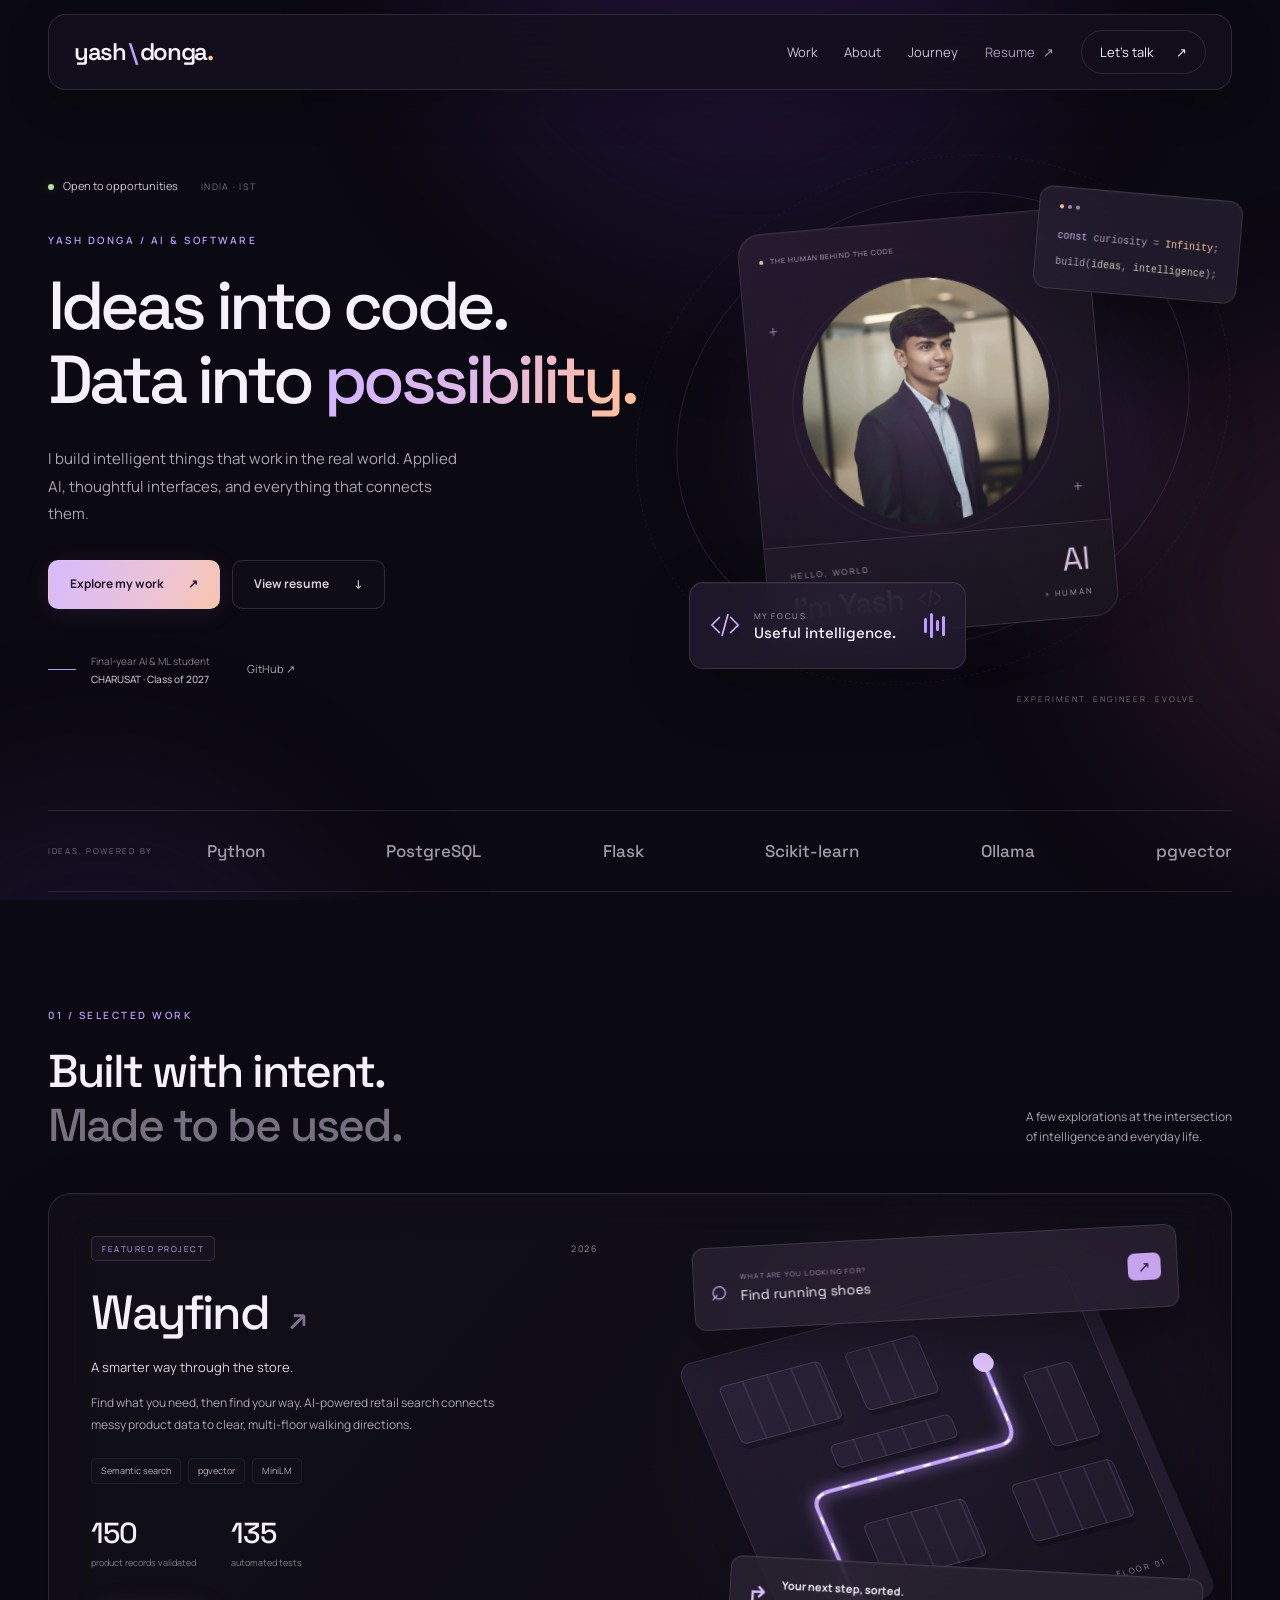
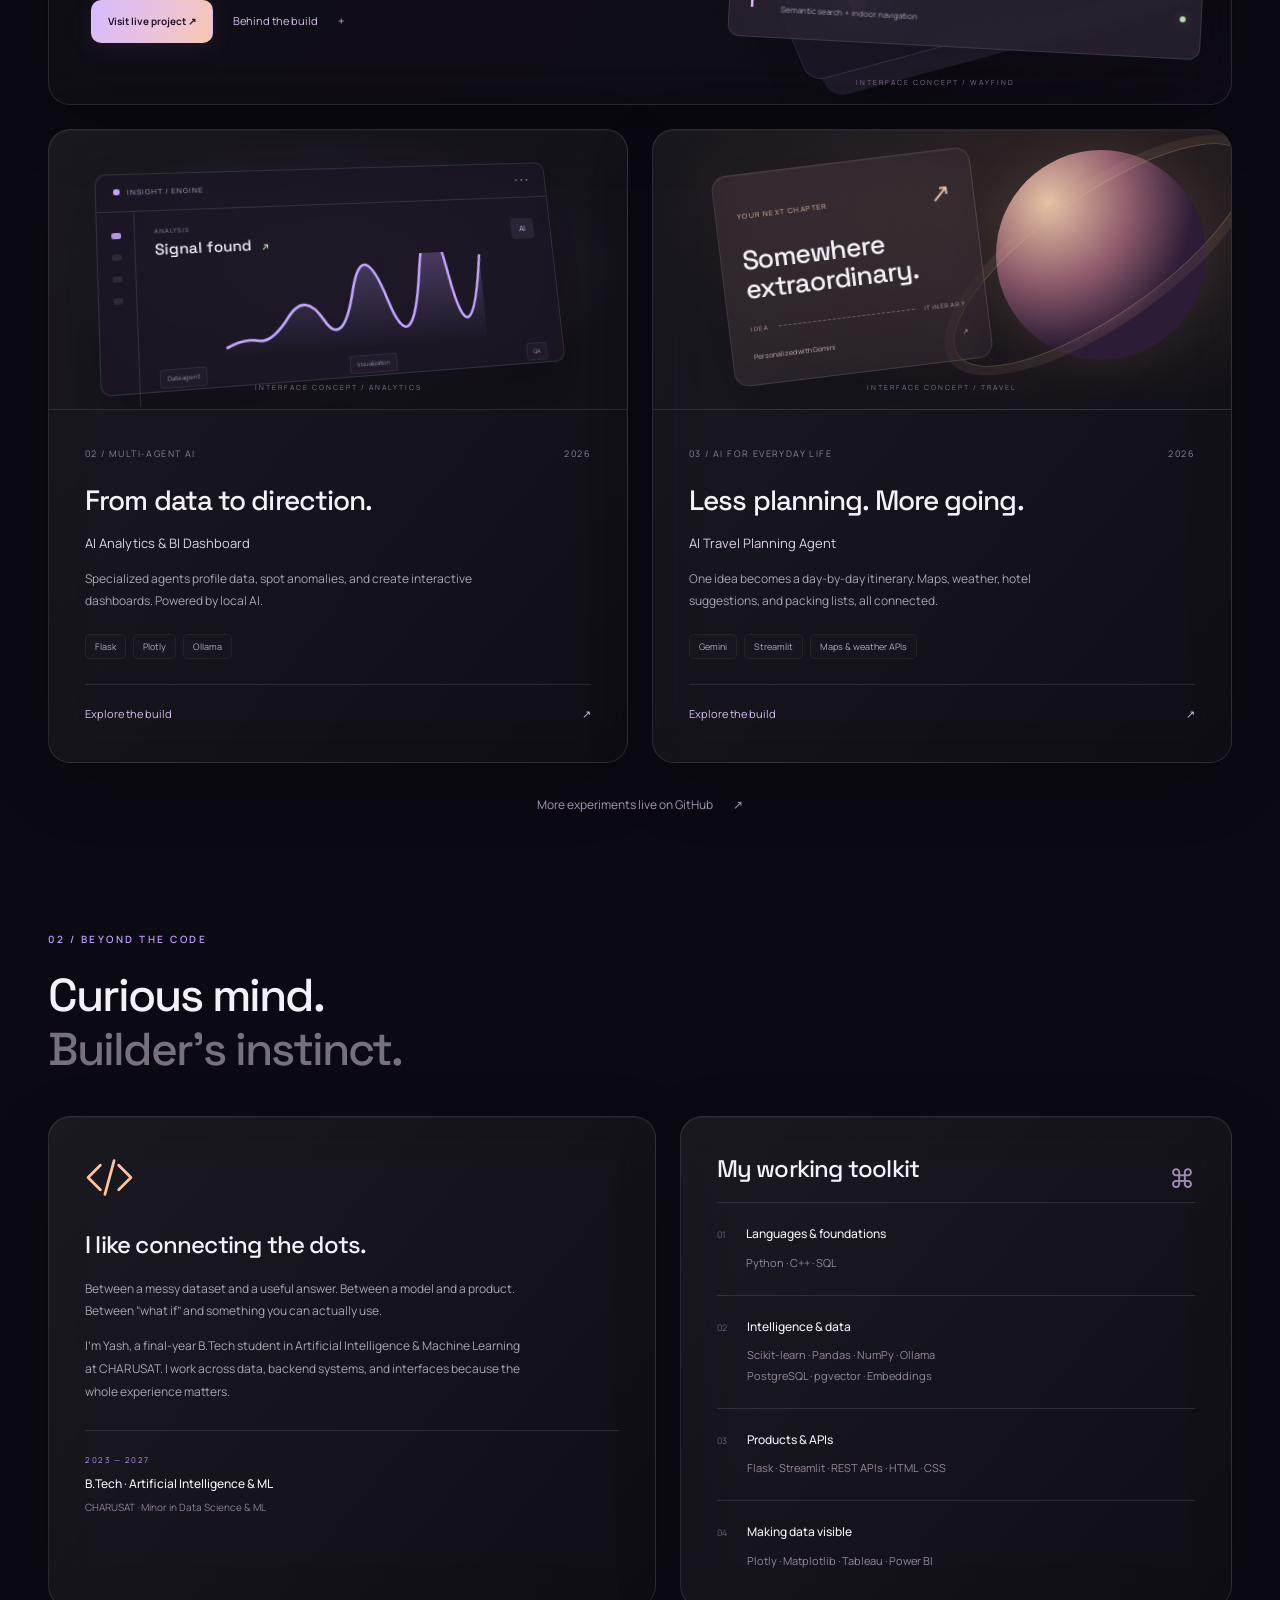
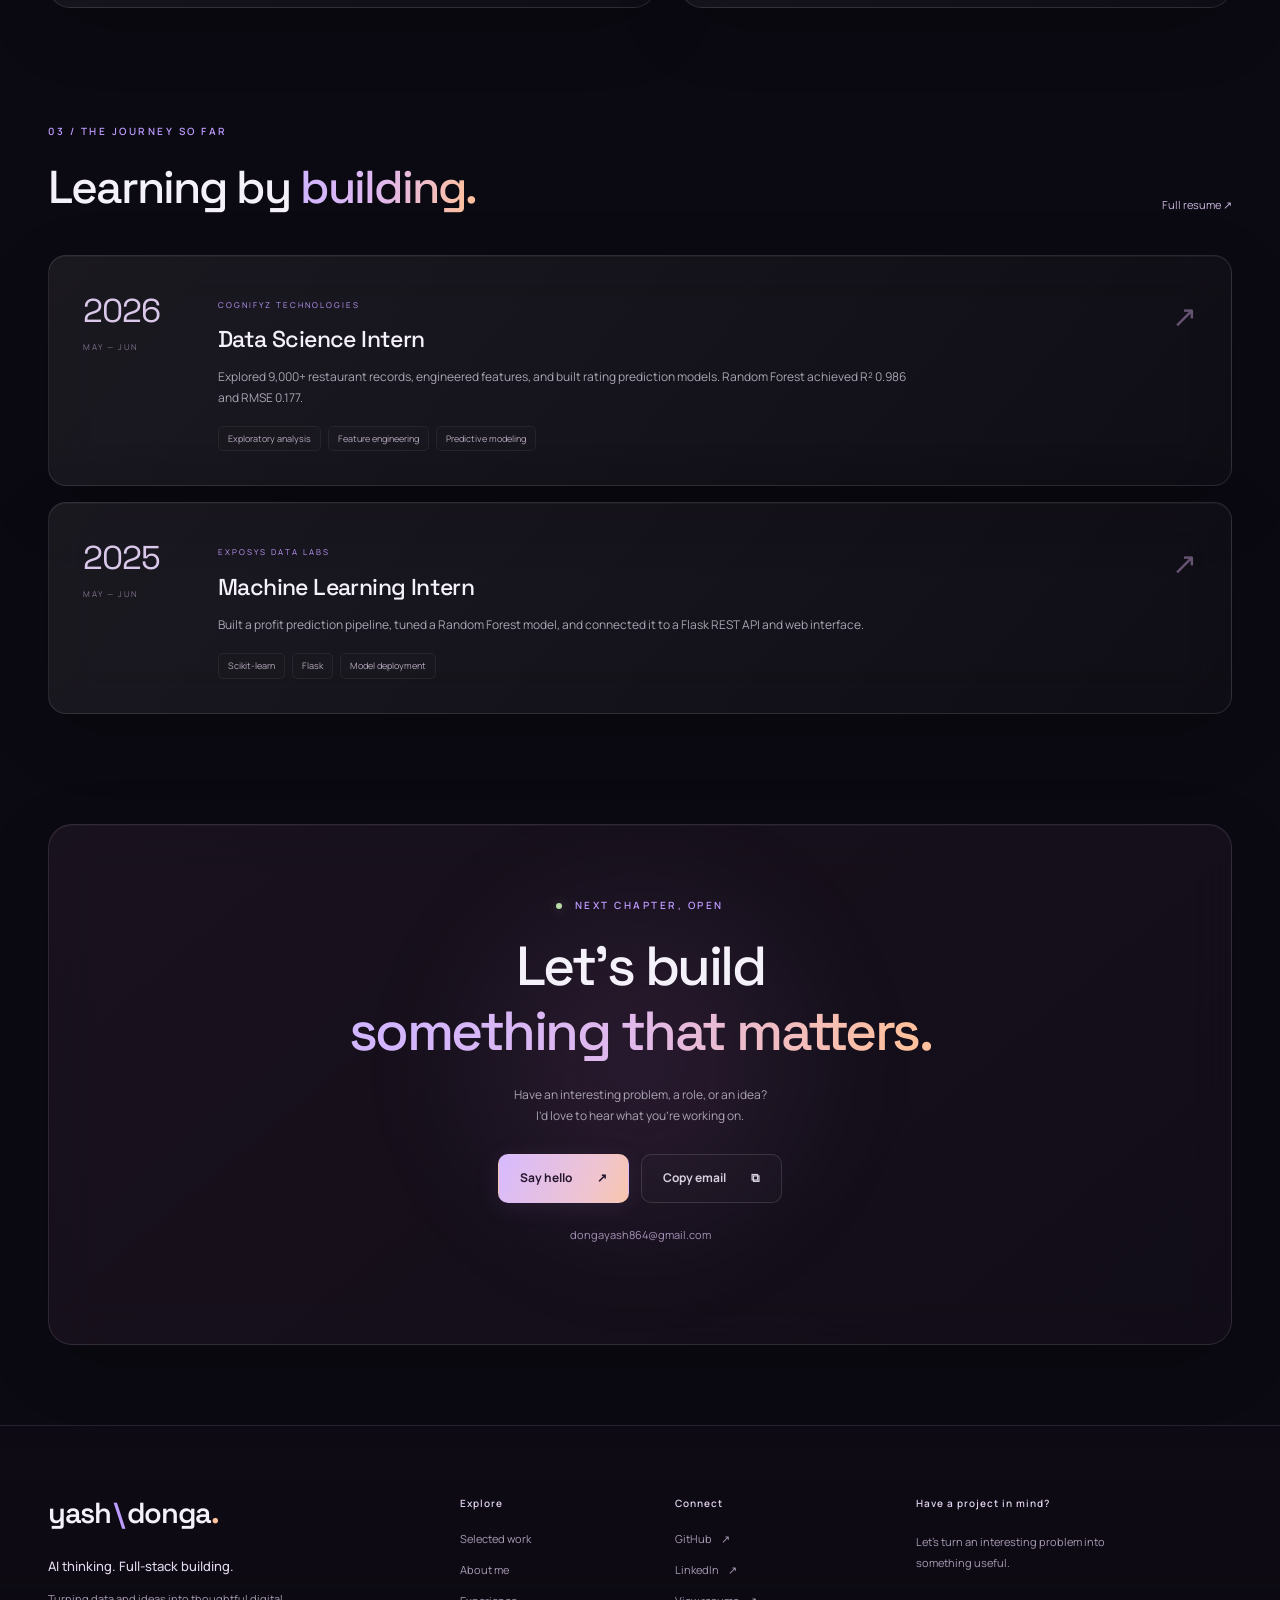
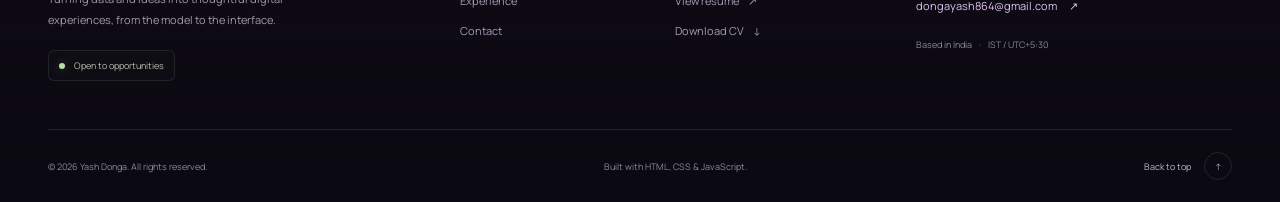
<file: index.html>
<!doctype html>
<html lang="en">
<head>
<meta charset="utf-8"><meta name="viewport" content="width=device-width, initial-scale=1"><meta name="theme-color" content="#0b0911">
<meta name="description" content="Yash Donga — building useful intelligence through applied AI, data, and full-stack software."><meta property="og:title" content="Yash Donga — Useful intelligence, thoughtfully built."><meta property="og:description" content="Explore projects in semantic search, multi-agent analytics, and AI products."><title>Yash Donga — AI & Software</title>
<link rel="icon" href="static/favicon.svg" type="image/svg+xml"><link rel="preconnect" href="https://fonts.googleapis.com"><link rel="preconnect" href="https://fonts.gstatic.com" crossorigin><link href="https://fonts.googleapis.com/css2?family=Manrope:wght@400;500;600;700;800&family=Space+Grotesk:wght@400;500;600;700&display=swap" rel="stylesheet"><link rel="stylesheet" href="static/css/portfolio.css"><script src="static/js/portfolio.js" defer></script>
</head>
<body>
<a class="skip-link" href="#main">Skip to content</a><div class="ambient" aria-hidden="true"><i></i><i></i><i></i></div><div class="scroll-progress" aria-hidden="true"></div>
<header class="header shell glass"><a class="brand" href="#top" aria-label="Yash Donga home">yash<span>\</span><span class="brand-last">donga</span><b>.</b></a><button class="menu-toggle" aria-controls="site-nav" aria-expanded="false" aria-label="Open navigation">Menu <span>+</span></button><nav id="site-nav" aria-label="Main navigation"><a href="#work">Work</a><a href="#about">About</a><a href="#experience">Journey</a><a class="nav-resume" href="static/Yash_Donga_Resume.pdf" target="_blank" rel="noopener">Resume <span aria-hidden="true">↗</span></a><a class="nav-contact" href="#contact">Let’s talk <span>↗</span></a></nav></header>
<main id="main">
<section class="hero shell" id="top"><div class="hero-copy"><div class="availability"><i></i> Open to opportunities <span>INDIA · IST</span></div><p class="overline">YASH DONGA / AI & SOFTWARE</p><h1>Ideas into code.<br>Data into <span class="gradient-text">possibility.</span></h1><p class="hero-description">I build intelligent things that work in the real world. Applied AI, thoughtful interfaces, and everything that connects them.</p><div class="hero-actions"><a class="button primary" href="#work">Explore my work <span>↗</span></a><a class="button secondary" href="static/Yash_Donga_Resume.pdf" target="_blank" rel="noopener">View resume <span>↓</span></a></div><div class="hero-foot"><span class="mini-line"></span><p>Final-year AI & ML student<br><strong>CHARUSAT · Class of 2027</strong></p><a href="https://github.com/yash-dong025" target="_blank" rel="noopener noreferrer" aria-label="Yash Donga on GitHub">GitHub ↗</a></div></div>
<div class="hero-stage" aria-label="Yash Donga, working at the intersection of AI, data, and software"><div class="orbital orbit-a"></div><div class="orbital orbit-b"></div><div class="core-glow"></div><div class="identity glass"><div class="card-top"><span><i class="tiny-dot"></i> THE HUMAN BEHIND THE CODE</span><span>01 / YD</span></div><div class="portrait-wrap"><div class="portrait-halo"></div><img src="static/images/avatar.png" alt="Yash Donga" width="858" height="855"><span class="portrait-cross cross-one">+</span><span class="portrait-cross cross-two">+</span></div><div class="identity-bottom"><div><span>HELLO, WORLD.</span><h2>I’m Yash<span><svg class="code-mark" viewBox="0 0 32 32" fill="none" stroke="currentColor" stroke-width="1.8" stroke-linecap="round" stroke-linejoin="round" aria-hidden="true"><path d="m10 8-8 8 8 8m12-16 8 8-8 8M19 5l-6 22"/></svg></span></h2></div><div class="identity-mark">AI<br><span>× HUMAN</span></div></div></div><div class="float-card float-code glass"><span class="window-dots"><i></i><i></i><i></i></span><code><span>const</span> curiosity = <b>Infinity</b>;<br>build(<em>ideas</em>, <em>intelligence</em>);</code></div><div class="float-card float-signal glass"><span class="signal-icon"><svg class="code-mark" viewBox="0 0 32 32" fill="none" stroke="currentColor" stroke-width="1.8" stroke-linecap="round" stroke-linejoin="round" aria-hidden="true"><path d="m10 8-8 8 8 8m12-16 8 8-8 8M19 5l-6 22"/></svg></span><div><small>MY FOCUS</small><strong>Useful intelligence.</strong></div><div class="equalizer" aria-hidden="true"><i></i><i></i><i></i><i></i></div></div><span class="stage-label">EXPERIMENT. ENGINEER. EVOLVE.</span></div></section>
<div class="stack-strip shell"><span>IDEAS, POWERED BY</span><div><b>Python</b><b>PostgreSQL</b><b>Flask</b><b>Scikit-learn</b><b>Ollama</b><b>pgvector</b></div></div>
<section class="section shell" id="work"><div class="section-heading reveal"><div><p class="overline">01 / SELECTED WORK</p><h2>Built with intent.<br><span class="muted">Made to be used.</span></h2></div><p>A few explorations at the intersection<br>of intelligence and everyday life.</p></div>
<article class="project featured glass reveal"><div class="project-copy"><div class="project-meta"><span class="pill">FEATURED PROJECT</span><span>2026</span></div><h3>Wayfind<span>↗</span></h3><p class="project-subtitle">A smarter way through the store.</p><p>Find what you need, then find your way. AI-powered retail search connects messy product data to clear, multi-floor walking directions.</p><div class="tags"><span>Semantic search</span><span>pgvector</span><span>MiniLM</span></div><div class="project-metrics"><div><strong>150</strong><small>product records validated</small></div><div><strong>135</strong><small>automated tests</small></div></div><div class="project-actions"><a class="button primary" href="https://wayfind-sage.vercel.app" target="_blank" rel="noopener noreferrer">Visit live project ↗</a><button class="detail-button" data-project="wayfind">Behind the build <span>+</span></button></div></div><div class="wayfind-visual project-visual" aria-label="Illustrative Wayfind navigation interface"><div class="visual-grid"></div><div class="map-floor"><div class="shelves s1"></div><div class="shelves s2"></div><div class="shelves s3"></div><div class="shelves s4"></div><div class="shelves s5"></div><div class="shelves s6"></div><svg viewBox="0 0 400 340" class="map-route" aria-hidden="true"><path class="route-shadow" d="M75 275 L75 175 Q75 160 95 160 L270 160 Q288 160 288 140 L288 75"/><path class="route-travel" d="M75 275 L75 175 Q75 160 95 160 L270 160 Q288 160 288 140 L288 75"/><circle cx="75" cy="275" r="9"/><circle cx="288" cy="75" r="10"/></svg><span class="map-label">FLOOR 01</span></div><div class="search-widget glass"><span class="search-symbol">⌕</span><div><small>WHAT ARE YOU LOOKING FOR?</small><strong>Find running shoes</strong></div><span class="search-arrow">↗</span></div><div class="route-widget glass"><span class="route-icon">↱</span><div><strong>Your next step, sorted.</strong><small>Semantic search + indoor navigation</small></div><span class="live-dot"></span></div><span class="visual-caption">INTERFACE CONCEPT / WAYFIND</span></div></article>
<div class="project-pair"><article class="project glass reveal"><div class="analytics-visual project-visual" aria-label="Illustrative analytics dashboard"><div class="dashboard glass"><div class="dash-header"><span><i></i> INSIGHT / ENGINE</span><span>•••</span></div><div class="dash-layout"><div class="dash-sidebar"><i></i><i></i><i></i><i></i></div><div class="dash-main"><div class="dash-stats"><div><small>ANALYSIS</small><strong>Signal found<span>↗</span></strong></div><span class="ai-badge">AI</span></div><svg viewBox="0 0 300 105" aria-hidden="true"><defs><linearGradient id="chartFill" x1="0" y1="0" x2="0" y2="1"><stop stop-color="#b997ff" stop-opacity=".35"/><stop offset="1" stop-color="#b997ff" stop-opacity="0"/></linearGradient></defs><path d="M0 95 Q20 85 35 89 T70 65 T110 71 T145 40 T185 52 T225 22 T260 27 T300 5 V105 H0Z" fill="url(#chartFill)"/><path d="M0 95 Q20 85 35 89 T70 65 T110 71 T145 40 T185 52 T225 22 T260 27 T300 5" fill="none" stroke="#c4a5ff" stroke-width="3"/></svg><div class="agent-row"><span>Data agent</span><span>Visualization</span><span>QA</span></div></div></div></div><span class="visual-caption">INTERFACE CONCEPT / ANALYTICS</span></div><div class="project-copy"><div class="project-meta"><span>02 / MULTI-AGENT AI</span><span>2026</span></div><h3>From data to direction.</h3><p class="project-subtitle">AI Analytics & BI Dashboard</p><p>Specialized agents profile data, spot anomalies, and create interactive dashboards. Powered by local AI.</p><div class="tags"><span>Flask</span><span>Plotly</span><span>Ollama</span></div><button class="detail-button" data-project="analytics">Explore the build <span>↗</span></button></div></article>
<article class="project glass reveal"><div class="travel-visual project-visual" aria-label="Illustrative travel planner interface"><div class="planet"></div><div class="planet-ring"></div><div class="travel-card glass"><div class="travel-card-top"><span>YOUR NEXT CHAPTER</span><span aria-hidden="true">↗</span></div><strong>Somewhere<br>extraordinary.</strong><div class="trip-line"><span>IDEA</span><i></i><span>ITINERARY</span></div><div class="travel-bottom"><span>Personalized with Gemini</span><span>↗</span></div></div><span class="visual-caption">INTERFACE CONCEPT / TRAVEL</span></div><div class="project-copy"><div class="project-meta"><span>03 / AI FOR EVERYDAY LIFE</span><span>2026</span></div><h3>Less planning. More going.</h3><p class="project-subtitle">AI Travel Planning Agent</p><p>One idea becomes a day-by-day itinerary. Maps, weather, hotel suggestions, and packing lists, all connected.</p><div class="tags"><span>Gemini</span><span>Streamlit</span><span>Maps & weather APIs</span></div><button class="detail-button" data-project="travel">Explore the build <span>↗</span></button></div></article></div><a class="github-link" href="https://github.com/yash-dong025" target="_blank" rel="noopener noreferrer">More experiments live on GitHub <span>↗</span></a>
</section>
<section class="section shell" id="about"><div class="section-heading reveal"><div><p class="overline">02 / BEYOND THE CODE</p><h2>Curious mind.<br><span class="muted">Builder’s instinct.</span></h2></div></div><div class="about-grid"><article class="about-story glass reveal"><span class="about-code-icon" aria-hidden="true"><svg class="code-mark" viewBox="0 0 32 32" fill="none" stroke="currentColor" stroke-width="1.8" stroke-linecap="round" stroke-linejoin="round" aria-hidden="true"><path d="m10 8-8 8 8 8m12-16 8 8-8 8M19 5l-6 22"/></svg></span><h3>I like connecting the dots.</h3><p>Between a messy dataset and a useful answer. Between a model and a product. Between “what if” and something you can actually use.</p><p>I’m Yash, a final-year B.Tech student in Artificial Intelligence & Machine Learning at CHARUSAT. I work across data, backend systems, and interfaces because the whole experience matters.</p><div class="education"><span>2023 — 2027</span><strong>B.Tech · Artificial Intelligence & ML</strong><small>CHARUSAT · Minor in Data Science & ML</small></div></article><div class="toolbox glass reveal"><div class="toolbox-heading"><h3>My working toolkit</h3><span>⌘</span></div><div class="tool-row"><span>01</span><div><h4>Languages & foundations</h4><p>Python · C++ · SQL</p></div></div><div class="tool-row"><span>02</span><div><h4>Intelligence & data</h4><p>Scikit-learn · Pandas · NumPy · Ollama<br>PostgreSQL · pgvector · Embeddings</p></div></div><div class="tool-row"><span>03</span><div><h4>Products & APIs</h4><p>Flask · Streamlit · REST APIs · HTML · CSS</p></div></div><div class="tool-row"><span>04</span><div><h4>Making data visible</h4><p>Plotly · Matplotlib · Tableau · Power BI</p></div></div></div></div></section>
<section class="section shell" id="experience"><div class="section-heading reveal"><div><p class="overline">03 / THE JOURNEY SO FAR</p><h2>Learning by <span class="gradient-text">building.</span></h2></div><a class="text-link" href="static/Yash_Donga_Resume.pdf" target="_blank" rel="noopener">Full resume ↗</a></div><div class="timeline"><article class="experience glass reveal"><div class="experience-date"><span>2026</span><small>MAY — JUN</small></div><div class="experience-body"><span class="company">COGNIFYZ TECHNOLOGIES</span><h3>Data Science Intern</h3><p>Explored 9,000+ restaurant records, engineered features, and built rating prediction models. Random Forest achieved R² 0.986 and RMSE 0.177.</p><div class="tags"><span>Exploratory analysis</span><span>Feature engineering</span><span>Predictive modeling</span></div></div><span class="experience-icon" aria-hidden="true">↗</span></article><article class="experience glass reveal"><div class="experience-date"><span>2025</span><small>MAY — JUN</small></div><div class="experience-body"><span class="company">EXPOSYS DATA LABS</span><h3>Machine Learning Intern</h3><p>Built a profit prediction pipeline, tuned a Random Forest model, and connected it to a Flask REST API and web interface.</p><div class="tags"><span>Scikit-learn</span><span>Flask</span><span>Model deployment</span></div></div><span class="experience-icon" aria-hidden="true">↗</span></article></div></section>
<section class="contact shell reveal" id="contact"><div class="contact-panel glass"><div class="contact-orb" aria-hidden="true"></div><p class="overline"><i class="tiny-dot"></i> NEXT CHAPTER, OPEN</p><h2>Let’s build<br><span class="gradient-text">something that matters.</span></h2><p>Have an interesting problem, a role, or an idea?<br>I’d love to hear what you’re working on.</p><div class="contact-actions"><a class="button primary" href="mailto:dongayash864@gmail.com">Say hello <span>↗</span></a><button class="button secondary" id="copy-email">Copy email <span>⧉</span></button></div><a class="email-link" href="mailto:dongayash864@gmail.com">dongayash864@gmail.com</a><span id="copy-status" role="status" class="copy-status"></span></div></section>
</main><footer class="site-footer" aria-label="Site footer">
  <div class="shell">
    <div class="footer-main">
      <div class="footer-identity">
        <a class="brand" href="#top" aria-label="Yash Donga, back to top">yash<span>\</span>donga<b>.</b></a>
        <p class="footer-role">AI thinking. Full-stack building.</p>
        <p>Turning data and ideas into thoughtful digital experiences, from the model to the interface.</p>
        <span class="footer-availability"><i class="tiny-dot" aria-hidden="true"></i> Open to opportunities</span>
      </div>
      <nav class="footer-links" aria-label="Footer navigation">
        <h2>Explore</h2>
        <a href="#work">Selected work</a>
        <a href="#about">About me</a>
        <a href="#experience">Experience</a>
        <a href="#contact">Contact</a>
      </nav>
      <nav class="footer-links" aria-label="Professional profiles and resume">
        <h2>Connect</h2>
        <a href="https://github.com/yash-dong025" target="_blank" rel="noopener noreferrer">GitHub <span aria-hidden="true">↗</span></a>
        <a href="https://linkedin.com/in/yash-donga-1b4041285" target="_blank" rel="noopener noreferrer">LinkedIn <span aria-hidden="true">↗</span></a>
        <a href="static/Yash_Donga_Resume.pdf" target="_blank" rel="noopener">View resume <span aria-hidden="true">↗</span></a>
        <a href="static/Yash_Donga_Resume.pdf" download="Yash_Donga_Resume.pdf">Download CV <span aria-hidden="true">↓</span></a>
      </nav>
      <div class="footer-contact">
        <h2>Have a project in mind?</h2>
        <p>Let’s turn an interesting problem into something useful.</p>
        <a class="footer-email" href="mailto:dongayash864@gmail.com">dongayash864@gmail.com <span aria-hidden="true">↗</span></a>
        <address>Based in India <span aria-hidden="true">·</span> IST / UTC+5:30</address>
      </div>
    </div>
    <div class="footer-bottom">
      <small>© <span id="year">2026</span> Yash Donga. All rights reserved.</small>
      <span>Built with HTML, CSS & JavaScript.</span>
      <a href="#top">Back to top <span aria-hidden="true">↑</span></a>
    </div>
  </div>
</footer>
<dialog id="project-dialog" class="glass"><button class="dialog-close" aria-label="Close project details">×</button><p class="overline" id="dialog-label"></p><h2 id="dialog-title"></h2><p id="dialog-description"></p><ul id="dialog-features"></ul><div id="dialog-tags" class="tags"></div><a id="dialog-link" class="button primary" target="_blank" rel="noopener noreferrer"></a></dialog>
</body></html>
</file>
<file: static/css/portfolio.css>
:root{--bg:#0b0911;--text:#f5f1fa;--muted:#aaa4b5;--violet:#bd9bff;--peach:#ffc3a0;--line:rgba(232,216,255,.12);--font:'Manrope',sans-serif;--display:'Space Grotesk',sans-serif}*{box-sizing:border-box}html{scroll-behavior:smooth;scroll-padding-top:100px}body{margin:0;background:var(--bg);color:var(--text);font-family:var(--font);font-size:15px;line-height:1.7;overflow-x:hidden}a{color:inherit;text-decoration:none}button{font:inherit;color:inherit;cursor:pointer}button,a{-webkit-tap-highlight-color:transparent}button:focus-visible,a:focus-visible{outline:2px solid var(--peach);outline-offset:6px}::selection{background:#8e5bc3;color:white}.shell{max-width:1240px;width:calc(100% - 96px);margin-inline:auto}.glass{border:1px solid var(--line);background:linear-gradient(130deg,rgba(255,255,255,.065),rgba(255,255,255,.018));box-shadow:inset 0 1px rgba(255,255,255,.04),0 20px 70px #0002;backdrop-filter:blur(24px);-webkit-backdrop-filter:blur(24px)}.ambient{position:fixed;inset:0;z-index:-1;overflow:hidden;pointer-events:none}.ambient i{position:absolute;border-radius:50%;filter:blur(100px);opacity:.16;animation:ambient-drift 20s ease-in-out infinite alternate}.ambient i:nth-child(1){width:600px;height:600px;background:#793eca;top:-350px;left:35%}.ambient i:nth-child(2){width:480px;height:480px;background:#ac5281;top:350px;right:-320px;animation-delay:-8s}.ambient i:nth-child(3){width:500px;height:500px;background:#613a9d;bottom:-400px;left:-150px}.scroll-progress{position:fixed;top:0;left:0;height:2px;background:linear-gradient(90deg,var(--violet),var(--peach));width:0;z-index:100}.header{height:100px;display:flex;align-items:center;justify-content:space-between;position:relative;z-index:20}.brand{font-family:var(--display);font-size:24px;font-weight:600;letter-spacing:-1.3px}.brand>span:first-child{color:var(--violet);margin:0 3px}.brand b{color:var(--peach)}#site-nav{display:flex;align-items:center;gap:34px;font-size:13px;color:#c8c2d2}#site-nav>a{transition:color .2s}#site-nav>a:hover,#site-nav>a.active{color:var(--peach)}.nav-contact{border:1px solid var(--line);padding:10px 18px;border-radius:30px;color:var(--text)}.nav-contact span{margin-left:20px}.menu-toggle{display:none}.hero{display:grid;grid-template-columns:1.12fr 1fr;gap:30px;min-height:720px;align-items:center;padding-top:35px;padding-bottom:70px}.availability{display:flex;align-items:center;gap:9px;font-size:11px;color:#cec8d5;margin-bottom:36px}.availability i,.tiny-dot,.live-dot{display:inline-block;width:6px;height:6px;border-radius:50%;background:#b9dca8;box-shadow:0 0 12px #b9dca855}.availability>span{color:#77717f;font-size:9px;letter-spacing:1.3px;margin-left:14px}.overline{font-size:10px;font-weight:600;letter-spacing:2.5px;color:var(--violet);margin:0 0 20px}.hero h1{font-family:var(--display);font-weight:500;font-size:clamp(48px,5.3vw,76px);line-height:1.09;letter-spacing:-4px;margin:0 0 28px}.gradient-text{background:linear-gradient(100deg,#d1b5ff 5%,#e0b8ec 48%,#ffc09d 95%);background-clip:text;-webkit-background-clip:text;color:transparent}.hero-description{color:var(--muted);font-size:15px;max-width:420px;line-height:1.85}.hero-actions{display:flex;gap:12px;margin-top:32px}.button{display:inline-flex;align-items:center;justify-content:center;gap:25px;border-radius:10px;padding:13px 21px;font-size:12px;font-weight:700;border:1px solid transparent;transition:transform .25s,box-shadow .25s,background .25s}.button:hover{transform:translateY(-3px)}.primary{background:linear-gradient(115deg,#d7baff,#efc4d0 70%,#f8c5ab);color:#24162c;box-shadow:0 4px 25px #b185e51a}.primary:hover{box-shadow:0 8px 35px #bc8cf63a}.secondary{background:#ffffff04;border-color:#ffffff20;color:#d6cfdf}.secondary:hover{background:#ffffff0b}.hero-foot{display:flex;align-items:center;gap:15px;margin-top:43px}.hero-foot p{font-size:10px;color:#827b8e;line-height:1.8;margin:0}.hero-foot strong{font-weight:500;color:#c5bdce}.hero-foot>a{font-size:11px;margin-left:22px;color:var(--muted)}.mini-line{width:28px;height:1px;background:var(--violet)}.hero-stage{position:relative;height:555px;isolation:isolate;perspective:1000px}.core-glow{position:absolute;inset:80px 0 60px;background:radial-gradient(ellipse,#9b62ce4d,transparent 65%);filter:blur(40px);z-index:-1}.orbital{position:absolute;border:1px solid #ba86d923;border-radius:50%;width:440px;height:440px;left:25px;top:45px;transform:rotate(-25deg) scaleX(1.2);z-index:-1}.orbit-b{width:510px;height:510px;top:10px;left:-10px;border-style:dashed;opacity:.5;animation:orbit 80s linear infinite}.identity{position:absolute;width:350px;height:410px;left:65px;top:65px;border-radius:24px;transform:rotate(-5deg);background:linear-gradient(135deg,#302039a6,#151219c9);overflow:hidden;transition:transform .5s}.hero-stage:hover .identity{transform:rotate(-2deg) translateY(-5px)}.card-top{display:flex;justify-content:space-between;padding:22px 20px;font-size:7px;letter-spacing:1px;color:#bab1c6}.card-top .tiny-dot{width:4px;height:4px;margin-right:5px}.portrait-wrap{position:relative;height:257px;overflow:hidden}.portrait-wrap img{display:block;width:247px;height:247px;object-fit:cover;margin:auto;border-radius:50%;position:relative;filter:saturate(.55);mix-blend-mode:lighten}.portrait-halo{position:absolute;border-radius:50%;inset:0 40px;background:radial-gradient(circle,#d3a5f82e,transparent 68%);border:1px solid #ddbdff14}.portrait-cross{position:absolute;font-size:17px;font-weight:300;color:#a891bd}.cross-one{top:28px;left:23px}.cross-two{bottom:20px;right:25px}.identity-bottom{padding:14px 24px;display:flex;align-items:center;justify-content:space-between;border-top:1px solid var(--line);background:#ffffff03}.identity-bottom div>span{font-size:8px;letter-spacing:2px;color:#a89bb4}.identity-bottom h2{font:500 30px var(--display);margin:3px 0;letter-spacing:-1px}.identity-bottom h2 span{font-size:24px;color:var(--peach);margin-left:15px}.identity-mark{font:400 32px var(--display);color:#d5bedb;line-height:.8;text-align:right}.identity-mark span{font:8px var(--font);letter-spacing:1px}.float-card{position:absolute;border-radius:14px;z-index:2;animation:float 7s ease-in-out infinite}.float-code{right:-8px;top:38px;padding:17px 20px;transform:rotate(5deg);background:#231d2dd9}.window-dots{display:flex;gap:4px;margin-bottom:12px}.window-dots i{width:4px;height:4px;border-radius:50%;background:#a18baa}.window-dots i:first-child{background:var(--peach)}code{font-size:10px;line-height:1.8;color:#a89bb9}code span{color:#d9b3ff}code b{color:#f6c19f;font-weight:400}code em{color:#c2c5b2;font-style:normal}.float-signal{left:1px;bottom:41px;display:flex;gap:14px;align-items:center;padding:17px 20px;background:#241c30cc;animation-delay:-3s}.signal-icon{font-size:30px;color:#d3b1ff}.float-signal small{display:block;font-size:8px;letter-spacing:1.6px;color:#a599b3}.float-signal strong{display:block;font:500 15px var(--display)}.equalizer{display:flex;align-items:center;gap:3px;height:26px;margin-left:14px}.equalizer i{width:3px;height:15px;background:var(--violet);border-radius:4px;animation:equalize 1.6s infinite alternate}.equalizer i:nth-child(2){height:25px;animation-delay:-.6s}.equalizer i:nth-child(3){height:11px;animation-delay:-.9s}.equalizer i:nth-child(4){height:20px;animation-delay:-.3s}.stage-label{position:absolute;bottom:4px;right:32px;font-size:8px;color:#766b83;letter-spacing:2px}.stack-strip{display:flex;align-items:center;gap:55px;padding:29px 0;border-block:1px solid var(--line)}.stack-strip>span{font-size:8px;letter-spacing:1.7px;color:#797180;white-space:nowrap}.stack-strip>div{display:flex;justify-content:space-between;flex:1;gap:20px}.stack-strip b{font:500 17px var(--display);color:#a19aa9}.section{padding-top:115px}.section-heading{display:flex;justify-content:space-between;align-items:end;margin-bottom:40px;gap:30px}.section-heading h2{font:500 clamp(32px,3.6vw,48px)/1.18 var(--display);letter-spacing:-2px;margin:0}.muted{color:#77717f}.section-heading>p{font-size:12px;color:var(--muted);margin:0 0 5px}.project{border-radius:22px;overflow:hidden;transition:border-color .3s,box-shadow .3s}.project:hover{border-color:#c6a0f638;box-shadow:0 25px 70px #0004}.featured{display:grid;grid-template-columns:1fr 1fr;background:linear-gradient(130deg,#ffffff06,#bda0ff06)}.project-copy{padding:36px}.featured .project-copy{padding:42px}.project-meta{display:flex;align-items:center;justify-content:space-between;font-size:9px;letter-spacing:1.4px;color:#8c829a;margin-bottom:23px}.pill{padding:5px 10px;border:1px solid #c9a2ff30;border-radius:5px;color:#c9a2ff;background:#c9a2ff09;font-size:8px;letter-spacing:1.5px}.project h3{font:500 28px/1.2 var(--display);letter-spacing:-.9px;margin:0 0 12px}.featured h3{font-size:48px;letter-spacing:-2px}.featured h3>span{font-size:30px;color:#80728f;margin-left:20px}.project-subtitle{color:#ddd2e7!important;font-size:13px!important}.project-copy>p{font-size:12px;color:var(--muted);line-height:1.85;max-width:410px}.tags{display:flex;gap:7px;flex-wrap:wrap;margin-top:22px}.tags span{font-size:9px;color:#b5aabd;border:1px solid #ffffff0e;background:#ffffff03;border-radius:5px;padding:4px 9px}.project-metrics{display:flex;gap:35px;margin:30px 0}.project-metrics strong{font:500 29px var(--display);letter-spacing:-1px}.project-metrics strong span{color:var(--violet);font-size:20px}.project-metrics small{display:block;font-size:9px;color:#84798f;margin-top:4px}.project-actions{display:flex;align-items:center;gap:20px}.project-actions .button{padding:12px 16px;gap:12px;font-size:10px}.detail-button{border:0;background:none;padding:0;font-size:11px;text-align:left;color:#d4bfed;display:inline-flex;align-items:center;gap:20px;min-height:42px}.detail-button:hover{color:#ffd4bc}.project-pair .detail-button{margin-top:25px;width:100%;justify-content:space-between;border-top:1px solid var(--line);padding-top:18px}.project-visual{position:relative;overflow:hidden;isolation:isolate}.wayfind-visual{min-height:510px;background:radial-gradient(ellipse at 55% 50%,#673c773d,transparent 70%)}.visual-grid{position:absolute;inset:0;background-image:linear-gradient(#b28bcc08 1px,transparent 1px),linear-gradient(90deg,#b28bcc08 1px,transparent 1px);background-size:30px 30px;mask-image:radial-gradient(ellipse,#000,transparent 75%)}.map-floor{position:absolute;width:400px;height:340px;left:50%;top:50%;transform:translate(-50%,-43%) rotate(-15deg) skew(8deg);border:1px solid #c6a1f229;border-radius:16px;background:linear-gradient(135deg,#2c243b9c,#16121e);box-shadow:14px 20px 0 #b596d805,14px 20px 0 1px #b596d818,30px 45px 60px #0005}.shelves{position:absolute;width:105px;height:62px;background:repeating-linear-gradient(90deg,#9880b312 0 23px,#9880b340 24px 25px);border:1px solid #9880b340;border-radius:6px;box-shadow:0 6px #0003}.s1{top:30px;left:30px}.s2{top:30px;left:160px;width:75px}.s3{top:115px;left:110px;width:125px;height:25px}.s4{top:200px;left:110px}.s5{top:200px;right:30px}.s6{top:95px;right:30px;width:50px;height:80px}.map-route{position:absolute;inset:0;overflow:visible;fill:#dec0ff}.route-shadow{fill:none;stroke:#c7a6fe;stroke-width:4;filter:drop-shadow(0 0 7px #b689fc)}.route-travel{fill:none;stroke:#fff;stroke-width:2;stroke-dasharray:8 20;animation:route 5s linear infinite}.map-label{position:absolute;bottom:17px;right:20px;font-size:8px;letter-spacing:2px;color:#8e7a9f}.search-widget{position:absolute;top:42px;left:9%;right:9%;padding:16px;display:flex;align-items:center;gap:13px;border-radius:12px;background:#292031d9;transform:rotate(-3deg);box-shadow:0 20px 40px #0004}.search-widget small{font-size:7px;letter-spacing:1.2px;color:#ab91bc;display:block}.search-widget strong{font:400 14px var(--display);display:block;margin-top:3px}.search-symbol{font-size:29px;color:#ccafee}.search-arrow{margin-left:auto;background:#c7a4ef;color:#24152d;border-radius:7px;padding:1px 10px}.route-widget{position:absolute;bottom:55px;left:15%;right:5%;border-radius:12px;padding:15px;display:flex;gap:12px;align-items:center;background:#28212fd9;transform:rotate(3deg)}.route-icon{font-size:29px;color:#dfbfff}.route-widget strong{font-size:11px;display:block}.route-widget small{font-size:8px;color:#ac9db7}.route-widget .live-dot{margin-left:auto}.visual-caption{position:absolute;bottom:15px;left:0;right:0;text-align:center;font-size:7px;letter-spacing:2px;color:#7f708c}.project-pair{display:grid;grid-template-columns:1fr 1fr;gap:24px;margin-top:24px}.project-pair .project-visual{height:280px;border-bottom:1px solid var(--line)}.analytics-visual{background:radial-gradient(ellipse at center,#674f8340,transparent 70%)}.dashboard{position:absolute;left:10%;right:10%;top:35px;bottom:32px;border-radius:10px;transform:perspective(700px) rotateY(9deg) rotateX(8deg) rotate(-3deg);background:#1b1623e6;box-shadow:0 30px 50px #0004;transition:transform .5s}.project:hover .dashboard{transform:perspective(700px) rotateY(0deg) rotateX(0deg) rotate(-1deg)}.dash-header{display:flex;justify-content:space-between;padding:12px 16px;border-bottom:1px solid var(--line);font-size:7px;letter-spacing:1px;color:#b9a7ca}.dash-header i{display:inline-block;width:6px;height:6px;border-radius:2px;background:#c8a5f5;margin-right:5px}.dash-layout{display:flex}.dash-sidebar{width:35px;border-right:1px solid var(--line);display:flex;align-items:center;flex-direction:column;gap:15px;padding-top:20px}.dash-sidebar i{height:6px;width:9px;background:#ffffff15;border-radius:2px}.dash-sidebar i:first-child{background:#b594e1}.dash-main{flex:1;padding:15px 18px}.dash-stats{display:flex;justify-content:space-between;align-items:center}.dash-stats small{display:block;font-size:6px;color:#9785a7;letter-spacing:1px}.dash-stats strong{font:500 15px var(--display)}.dash-stats strong span{color:#bbddaa;font-size:11px;margin-left:10px}.ai-badge{font-size:8px;background:#b89bd31a;padding:4px 9px;color:#dab6ff;border-radius:4px}.dash-main svg{height:92px;width:100%;margin-top:3px}.agent-row{display:flex;justify-content:space-between;gap:6px;font-size:6px;color:#9585a6}.agent-row span{background:#c3a0ef09;border:1px solid #c3a0ef1a;padding:3px 6px;border-radius:3px}.travel-visual{background:radial-gradient(ellipse at 70% 30%,#c28a6330,transparent 70%)}.planet{position:absolute;width:210px;height:210px;right:25px;top:20px;border-radius:50%;background:radial-gradient(circle at 25% 25%,#e6c3a5,#935f6e 35%,#2d1c35 65%);box-shadow:0 0 50px #cda37718}.planet-ring{position:absolute;width:350px;height:120px;right:-45px;top:65px;border:1px solid #deb5914d;border-radius:50%;transform:rotate(-35deg);box-shadow:0 0 0 9px #d2a88605,0 0 0 10px #d2a88615}.travel-card{position:absolute;left:12%;top:31px;width:260px;padding:21px;border-radius:15px;transform:rotate(-7deg);background:linear-gradient(120deg,#382a329c,#251d289c);transition:transform .5s}.project:hover .travel-card{transform:rotate(-3deg) translateY(-3px)}.travel-card-top{display:flex;justify-content:space-between;align-items:center;font-size:7px;color:#e0baa8;letter-spacing:1.4px}.travel-card-top span:last-child{font-size:25px}.travel-card>strong{display:block;font:500 27px/1.1 var(--display);letter-spacing:-1px;margin-top:7px}.trip-line{display:flex;align-items:center;gap:10px;font-size:6px;letter-spacing:1.5px;color:#bea3b0;margin-top:20px}.trip-line i{flex:1;height:1px;border-top:1px dashed #d0abb16b}.travel-bottom{display:flex;justify-content:space-between;font-size:7px;color:#c6adb7;margin-top:17px}.github-link{display:flex;align-items:center;justify-content:center;gap:20px;color:#aa9db8;font-size:12px;padding-top:32px}.github-link:hover{color:var(--peach)}.about-grid{display:grid;grid-template-columns:1.1fr 1fr;gap:24px}.about-story,.toolbox{padding:36px;border-radius:22px}.about-code-icon{font-size:49px;line-height:1;color:var(--peach);display:inline-block;margin-bottom:25px}.about-story h3,.toolbox h3{font:500 24px var(--display);letter-spacing:-.8px;margin:0 0 18px}.about-story p{font-size:12px;line-height:1.9;color:var(--muted);max-width:440px}.education{border-top:1px solid var(--line);margin-top:26px;padding-top:22px}.education>*{display:block}.education span{font-size:8px;letter-spacing:1.5px;color:var(--violet);margin-bottom:8px}.education strong{font-size:12px;font-weight:500}.education small{font-size:10px;color:#8d8299;margin-top:4px}.toolbox-heading{display:flex;align-items:center;justify-content:space-between}.toolbox-heading>span{font-size:26px;color:#a38bb7}.tool-row{display:flex;align-items:flex-start;gap:20px;border-top:1px solid var(--line);padding:21px 0}.tool-row:last-child{padding-bottom:0}.tool-row>span{font-size:9px;color:#715e85;padding-top:3px}.tool-row h4{font-size:12px;font-weight:500;margin:0 0 8px}.tool-row p{font-size:11px;line-height:1.9;color:#95899f;margin:0}.text-link{font-size:11px;color:#c9b7de}.timeline{display:grid;gap:16px}.experience{display:flex;gap:50px;border-radius:18px;padding:34px}.experience-date{min-width:85px}.experience-date>span{font:400 33px var(--display);color:#d9c8e9;display:block;letter-spacing:-1px}.experience-date small{font-size:8px;letter-spacing:1.5px;color:#82738f}.experience-body{max-width:760px}.company{font-size:8px;letter-spacing:2px;color:var(--violet)}.experience h3{font:500 23px var(--display);letter-spacing:-.6px;margin:9px 0 13px}.experience p{font-size:12px;color:var(--muted);margin:0;max-width:690px}.experience .tags{margin-top:18px}.experience-icon{font-size:30px;color:#655371;margin-left:auto}.contact{padding-top:110px}.contact-panel{position:relative;overflow:hidden;text-align:center;padding:72px 30px;border-radius:24px;background:linear-gradient(140deg,#37263a55,#1c142366);isolation:isolate}.contact-orb{position:absolute;z-index:-1;width:460px;height:460px;border-radius:50%;background:radial-gradient(circle,#8b519331,transparent 70%);left:50%;top:10px;transform:translateX(-50%);filter:blur(40px)}.contact-panel .tiny-dot{margin-right:8px}.contact h2{font:500 clamp(34px,4.3vw,58px)/1.18 var(--display);letter-spacing:-2.5px;margin:0}.contact p:not(.overline){font-size:12px;color:var(--muted);margin:22px 0}.contact-actions{display:flex;justify-content:center;gap:12px;margin:28px 0 18px}.email-link{font-size:11px;color:#a693b8}.copy-status{display:block;height:18px;font-size:10px;color:var(--peach);margin-top:8px}dialog{color:var(--text);background:linear-gradient(135deg,#272031,#16111e)!important;border-radius:22px;padding:44px;max-width:600px;width:calc(100% - 32px);max-height:85vh;overflow:auto}dialog::backdrop{background:#05030bd9;backdrop-filter:blur(10px)}dialog h2{font:500 34px var(--display);letter-spacing:-1px;line-height:1.2}dialog>p:not(.overline),dialog li{font-size:13px;color:#b7adbf;line-height:1.9}dialog ul{padding-left:18px}dialog li{margin:10px 0}dialog .button{margin-top:30px}.dialog-close{position:absolute;right:15px;top:10px;font-size:29px;border:0;background:none;color:#c4b4d4;padding:0 8px}.skip-link{position:fixed;top:-60px;left:20px;background:var(--peach);color:#111;padding:10px 20px;z-index:200}.skip-link:focus{top:10px}.motion-ready .reveal{opacity:0;transform:translateY(22px);transition:opacity .7s,transform .7s}.motion-ready .reveal.visible{opacity:1;transform:none}@keyframes float{0%,100%{translate:0 0}50%{translate:0 -12px}}@keyframes ambient-drift{to{transform:translate(70px,90px) scale(1.2)}}@keyframes orbit{to{transform:rotate(335deg) scaleX(1.2)}}@keyframes equalize{to{transform:scaleY(.45)}}@keyframes route{to{stroke-dashoffset:-112}}
@media(min-width:1450px){.hero{min-height:780px}.hero-stage{transform:scale(1.07)}}
@media(max-width:1100px){.shell{width:calc(100% - 64px)}.hero h1{font-size:57px;letter-spacing:-3px}.hero-stage{transform:scale(.87);transform-origin:center right}.hero{gap:0;min-height:660px}.identity{left:25px}.float-code{right:-5px}.float-signal{left:-15px}.orbital{left:-20px}.orbit-b{left:-55px}.project-copy,.featured .project-copy{padding:30px}.project-actions{gap:10px;flex-wrap:wrap}.stack-strip{gap:25px}.stack-strip b{font-size:14px}.project h3{font-size:24px}.featured h3{font-size:44px}.map-floor{transform:translate(-50%,-43%) rotate(-15deg) skew(8deg) scale(.85)}.section{padding-top:90px}}
@media(max-width:800px){.shell{width:calc(100% - 40px)}.header{height:80px}.hero{grid-template-columns:1fr;padding-top:35px;padding-bottom:30px}.hero-copy{max-width:570px}.hero h1{font-size:clamp(48px,8vw,70px)}.hero-description{max-width:470px}.hero-stage{width:490px;max-width:100%;height:520px;margin:15px auto 0;transform:scale(.93);transform-origin:center}.identity{left:65px}.float-code{right:0}.float-signal{left:5px}.orbital{left:25px}.orbit-b{left:-10px}.hero-foot{margin-top:30px}.availability{margin-bottom:25px}.stack-strip{display:block;padding-block:20px}.stack-strip>div{flex-wrap:wrap;justify-content:flex-start;gap:15px 27px;margin-top:14px}.section-heading>p{display:none}.featured{grid-template-columns:1fr}.featured .project-copy{padding:30px}.wayfind-visual{min-height:390px;grid-row:1}.map-floor{transform:translate(-50%,-43%) rotate(-15deg) skew(8deg) scale(.8)}.search-widget{left:18%;right:18%;top:25px}.route-widget{left:28%;right:10%;bottom:35px}.project-pair{gap:18px}.project-pair .project-copy{padding:24px}.project-pair .project-visual{height:240px}.dashboard{left:6%;right:6%;top:30px;bottom:25px}.dash-main{padding:12px 10px}.dash-main svg{height:70px}.agent-row{font-size:5px;gap:3px}.agent-row span{padding:2px 3px}.travel-card{left:7%;width:215px;padding:17px;top:25px}.travel-card>strong{font-size:24px}.about-grid{gap:18px}.about-story,.toolbox{padding:26px}.experience{gap:25px;padding:28px}.contact{padding-top:80px}.section-heading h2{font-size:36px}}
@media(max-width:560px){.header{height:75px}.brand{font-size:21px}.menu-toggle{display:flex;gap:20px;align-items:center;background:#ffffff05;border:1px solid var(--line);border-radius:8px;padding:7px 13px;font-size:11px}.menu-toggle>span{font-size:17px}#site-nav{display:none;position:absolute;left:0;right:0;top:68px;padding:20px;background:#1d1627f5;backdrop-filter:blur(24px);border:1px solid var(--line);border-radius:14px;flex-direction:column;gap:18px;align-items:stretch}#site-nav.open{display:flex}.nav-contact{display:flex;justify-content:space-between}.hero{padding-top:28px}.availability{font-size:9px;margin-bottom:27px}.availability>span{font-size:7px;margin-left:auto}.overline{font-size:8px;letter-spacing:2px}.hero h1{font-size:clamp(42px,10.8vw,60px);letter-spacing:-2.7px;margin-bottom:23px}.hero-description{font-size:13px;line-height:1.9}.button{font-size:10px;padding:12px 16px;gap:16px}.hero-actions{margin-top:25px}.hero-foot>a{margin-left:auto}.hero-stage{height:440px;width:360px;margin-top:22px;transform:none}.identity{width:270px;height:335px;left:35px;top:53px;border-radius:20px}.card-top{font-size:5px;padding:17px 15px}.portrait-wrap{height:212px}.portrait-wrap img{width:205px;height:205px}.portrait-halo{inset:0 25px}.identity-bottom{padding:10px 18px}.identity-bottom h2{font-size:25px}.identity-bottom div>span{font-size:6px}.identity-mark{font-size:26px}.identity-mark span{font-size:6px}.float-code{padding:12px 14px;top:20px;right:0;border-radius:10px}.float-code code{font-size:8px}.float-signal{bottom:12px;left:0;padding:12px 14px;gap:10px}.float-signal strong{font-size:12px}.float-signal small{font-size:6px}.signal-icon{font-size:25px}.equalizer{margin-left:8px;height:20px}.orbital{width:310px;height:310px;top:65px;left:15px}.orbit-b{width:355px;height:355px;top:40px;left:-6px}.stage-label{display:none}.stack-strip>span{font-size:7px}.stack-strip>div{gap:13px 22px}.stack-strip b{font-size:12px}.section{padding-top:70px}.section-heading{margin-bottom:27px;gap:15px}.section-heading h2{font-size:33px;letter-spacing:-1.5px}.project-pair{grid-template-columns:1fr}.project h3{font-size:26px}.featured h3{font-size:40px}.project-copy,.featured .project-copy{padding:25px}.wayfind-visual{min-height:340px}.map-floor{transform:translate(-50%,-43%) rotate(-15deg) skew(8deg) scale(.66)}.search-widget{left:9%;right:9%;top:26px;padding:13px}.route-widget{left:12%;right:7%;bottom:35px;padding:12px}.route-widget small{font-size:7px}.project-metrics{margin:25px 0;gap:30px}.project-actions{gap:12px}.project-actions .button{font-size:9px;padding:11px 13px}.detail-button{font-size:10px;gap:9px}.project-pair .project-visual{height:260px}.dashboard{left:10%;right:10%;top:32px;bottom:30px}.dash-main svg{height:88px}.travel-card{left:12%;top:30px;width:245px}.travel-card>strong{font-size:27px}.about-grid{grid-template-columns:1fr}.about-story,.toolbox{padding:28px}.experience{gap:20px;flex-direction:column;padding:25px;position:relative}.experience-date{display:flex;align-items:center;gap:17px}.experience-date>span{font-size:25px}.experience-icon{position:absolute;right:25px;top:25px;font-size:24px}.experience h3{font-size:22px}.section-heading .text-link{font-size:9px;white-space:nowrap}.contact-panel{padding:49px 20px;border-radius:20px}.contact h2{font-size:34px;letter-spacing:-1.8px}.contact p:not(.overline){font-size:11px}.contact .overline{font-size:7px}.contact-actions{gap:9px}dialog{padding:32px 24px}dialog h2{font-size:29px}}
@media(prefers-reduced-motion:reduce){html{scroll-behavior:auto}*,*::before,*::after{animation:none!important;transition:none!important}.motion-ready .reveal{opacity:1;transform:none}}

/* Persistent navigation and a complete, responsive site footer. */
.header { position: sticky; top: 14px; height: 76px; margin-top: 14px; padding: 0 25px; border-radius: 18px; background: rgba(20, 15, 29, .86); box-shadow: 0 12px 45px #0003; }
#site-nav { gap: 27px; }
.nav-resume { color: #ad9abc; }
.nav-resume span { margin-left: 5px; }
.site-footer { margin-top: 80px; padding: 0; border-top: 1px solid var(--line); background: linear-gradient(180deg, #1c132338, #0b0911); }
.footer-main { display: grid; grid-template-columns: 1.4fr .65fr .75fr 1.2fr; gap: 44px; padding: 62px 0 48px; }
.footer-identity .brand { display: inline-block; font-size: 29px; margin-bottom: 17px; }
.footer-identity p { max-width: 270px; font-size: 11px; line-height: 1.9; color: #a69aaf; margin: 0 0 19px; }
.footer-identity .footer-role { color: #e3d8ed; font-size: 13px; font-weight: 500; margin-bottom: 10px; }
.footer-availability { display: inline-flex; align-items: center; gap: 9px; font-size: 9px; color: #b7bfae; padding: 7px 10px; border: 1px solid #b9dca81c; border-radius: 6px; background: #b9dca804; }
.footer-main h2 { font: 600 10px var(--font); color: #e1d3ed; letter-spacing: 1px; margin: 8px 0 22px; }
.footer-links { display: flex; flex-direction: column; align-items: flex-start; gap: 12px; font-size: 11px; color: #a99bb5; }
.footer-links h2 { margin-bottom: 8px; }
.footer-links a { display: inline-flex; gap: 9px; align-items: center; transition: color .2s; }
.footer-links a:hover, .footer-email:hover, .footer-bottom a:hover { color: var(--peach); }
.footer-contact p { font-size: 11px; color: #a99bb5; line-height: 1.9; max-width: 240px; margin: 0 0 18px; }
.footer-email { display: inline-flex; gap: 12px; align-items: center; font-size: 11px; color: #ddc5ef; overflow-wrap: anywhere; }
.footer-contact address { font-style: normal; font-size: 9px; color: #93849f; margin-top: 20px; }
.footer-contact address span { margin: 0 5px; }
.footer-bottom { display: flex; align-items: center; justify-content: space-between; gap: 24px; border-top: 1px solid var(--line); padding: 22px 0; font-size: 9px; color: #94869f; }
.footer-bottom small { font-size: inherit; }
.footer-bottom a { color: #c8b5d7; display: inline-flex; align-items: center; gap: 13px; }
.footer-bottom a span { width: 28px; height: 28px; border: 1px solid var(--line); border-radius: 50%; display: grid; place-items: center; }
@media (max-width: 1100px) {
  .footer-main { gap: 28px; grid-template-columns: 1.2fr .65fr .75fr 1.1fr; }
  .footer-email { font-size: 10px; gap: 6px; }
}
@media (max-width: 800px) {
  .header { padding-inline: 18px; height: 68px; }
  #site-nav { gap: 17px; font-size: 11px; }
  .nav-contact { padding: 8px 12px; }
  .nav-contact span { margin-left: 10px; }
  .footer-main { grid-template-columns: 1.3fr 1fr; gap: 35px 50px; padding-block: 44px; }
  .footer-identity { grid-row: span 2; }
  .footer-contact { grid-column: 1 / -1; padding-top: 25px; border-top: 1px solid var(--line); }
  .footer-contact p { max-width: none; }
  .footer-email { font-size: 12px; }
  .footer-bottom { flex-wrap: wrap; gap: 15px; }
  .footer-bottom > span { order: 3; width: 100%; }
}
@media (max-width: 560px) {
  .header { top: 8px; margin-top: 8px; height: 62px; border-radius: 13px; padding-inline: 14px; }
  #site-nav { top: 69px; gap: 0; padding: 10px; }
  #site-nav > a { padding: 12px; border-radius: 7px; }
  #site-nav .nav-contact { margin-top: 5px; }
  .site-footer { margin-top: 55px; }
  .footer-main { grid-template-columns: 1fr 1fr; gap: 30px 24px; padding: 36px 0; }
  .footer-identity { grid-column: 1 / -1; grid-row: auto; padding-bottom: 26px; border-bottom: 1px solid var(--line); }
  .footer-identity p { max-width: 320px; }
  .footer-links { gap: 4px; }
  .footer-links a { min-height: 36px; }
  .footer-links h2 { margin-bottom: 6px; }
  .footer-contact { padding-top: 26px; }
  .footer-bottom { gap: 12px; font-size: 8px; padding-block: 20px; }
}

.code-mark { display: inline-block; width: 1em; height: 1em; vertical-align: -.1em; flex-shrink: 0; }
</file>
